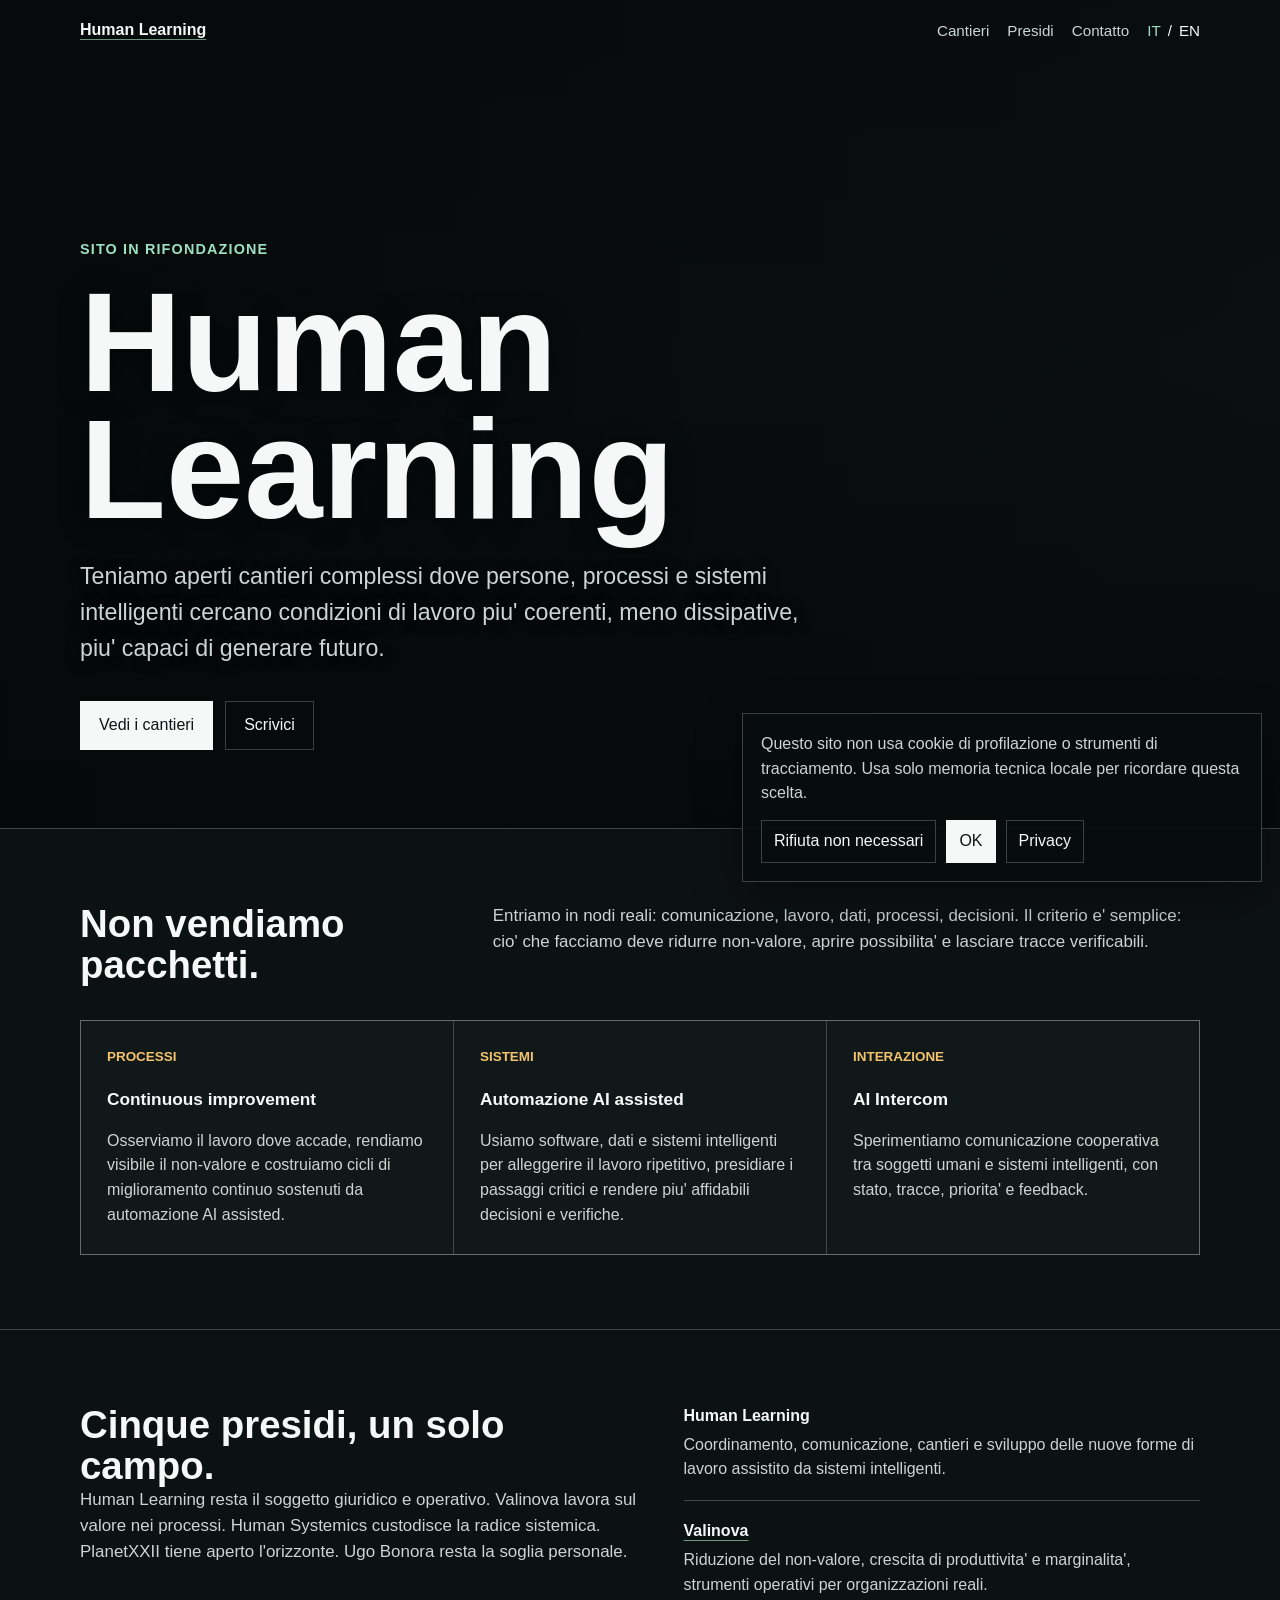
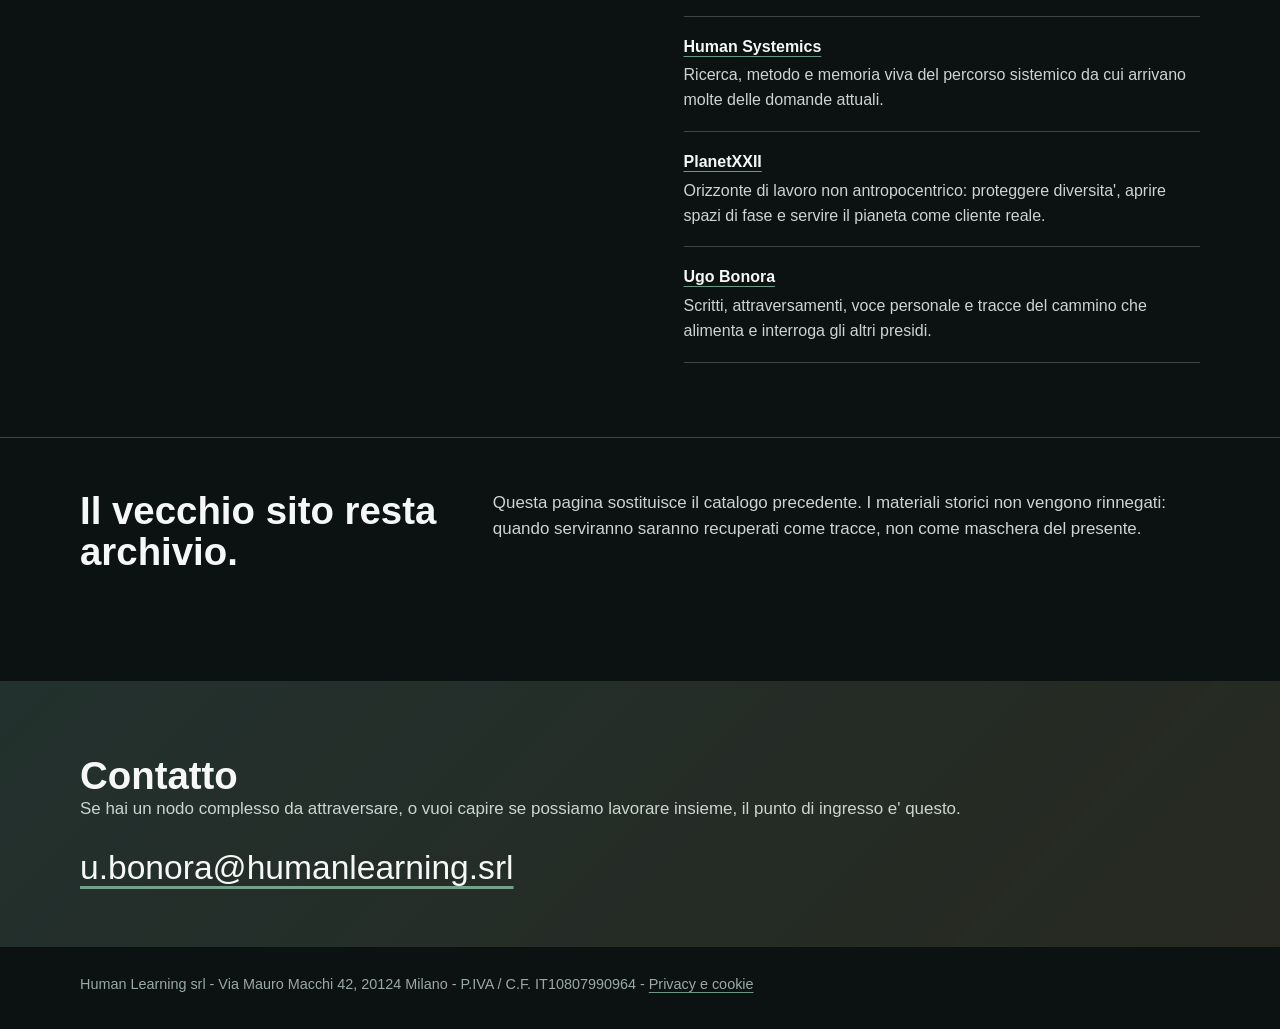
<file: index.html>
<!doctype html>
<html lang="it">
  <head>
    <meta charset="utf-8">
    <meta name="viewport" content="width=device-width, initial-scale=1">
    <title>Human Learning</title>
    <meta name="description" content="Human Learning accompagna cantieri complessi dove persone, processi e sistemi intelligenti cercano nuove condizioni di lavoro.">
    <link rel="canonical" href="https://humanlearning.srl/">
    <link rel="alternate" hreflang="it" href="https://humanlearning.srl/">
    <link rel="alternate" hreflang="en" href="https://humanlearning.srl/en/">
    <link rel="stylesheet" href="assets/site.css">
  </head>
  <body>
    <header class="topbar" aria-label="Navigazione principale">
      <a class="brand-mark" href="#top">Human Learning</a>
      <nav class="nav" aria-label="Sezioni">
        <a class="optional" href="#cantieri">Cantieri</a>
        <a class="optional" href="#presidi">Presidi</a>
        <a href="#contatto">Contatto</a>
        <span class="lang"><span class="active">IT</span><span>/</span><a href="en/">EN</a></span>
      </nav>
    </header>

    <main id="top">
      <section class="hero" aria-label="Human Learning">
        <video class="video-bg" autoplay loop muted playsinline poster="">
          <source src="assets/2mega_2.mp4" type="video/mp4">
        </video>
        <div class="shade" aria-hidden="true"></div>
        <div class="hero-inner">
          <p class="eyebrow">Sito in rifondazione</p>
          <h1>Human Learning</h1>
          <p class="lead">
            Teniamo aperti cantieri complessi dove persone, processi e sistemi
            intelligenti cercano condizioni di lavoro piu' coerenti, meno
            dissipative, piu' capaci di generare futuro.
          </p>
          <div class="hero-actions" aria-label="Azioni principali">
            <a class="button primary" href="#cantieri">Vedi i cantieri</a>
            <a class="button" href="mailto:u.bonora@humanlearning.srl">Scrivici</a>
          </div>
        </div>
      </section>

      <section class="band" id="cantieri">
        <div class="section">
          <div class="section-header">
            <h2>Non vendiamo pacchetti.</h2>
            <p>
              Entriamo in nodi reali: comunicazione, lavoro, dati, processi,
              decisioni. Il criterio e' semplice: cio' che facciamo deve
              ridurre non-valore, aprire possibilita' e lasciare tracce
              verificabili.
            </p>
          </div>
          <div class="grid">
            <article class="tile">
              <span class="tag">Processi</span>
              <h3>Continuous improvement</h3>
              <p>
                Osserviamo il lavoro dove accade, rendiamo visibile il
                non-valore e costruiamo cicli di miglioramento continuo
                sostenuti da automazione AI assisted.
              </p>
            </article>
            <article class="tile">
              <span class="tag">Sistemi</span>
              <h3>Automazione AI assisted</h3>
              <p>
                Usiamo software, dati e sistemi intelligenti per alleggerire
                il lavoro ripetitivo, presidiare i passaggi critici e rendere
                piu' affidabili decisioni e verifiche.
              </p>
            </article>
            <article class="tile">
              <span class="tag">Interazione</span>
              <h3>AI Intercom</h3>
              <p>
                Sperimentiamo comunicazione cooperativa tra soggetti umani e
                sistemi intelligenti, con stato, tracce, priorita' e feedback.
              </p>
            </article>
          </div>
        </div>
      </section>

      <section class="band" id="presidi">
        <div class="section">
          <div class="split">
            <div>
              <h2>Cinque presidi, un solo campo.</h2>
              <p class="note">
                Human Learning resta il soggetto giuridico e operativo.
                Valinova lavora sul valore nei processi. Human Systemics
                custodisce la radice sistemica. PlanetXXII tiene aperto
                l'orizzonte. Ugo Bonora resta la soglia personale.
              </p>
            </div>
            <ul class="list">
              <li>
                <strong>Human Learning</strong>
                Coordinamento, comunicazione, cantieri e sviluppo delle nuove
                forme di lavoro assistito da sistemi intelligenti.
              </li>
              <li>
                <strong><a href="https://valinova.it/">Valinova</a></strong>
                Riduzione del non-valore, crescita di produttivita' e
                marginalita', strumenti operativi per organizzazioni reali.
              </li>
              <li>
                <strong><a href="https://humansystemics.net/">Human Systemics</a></strong>
                Ricerca, metodo e memoria viva del percorso sistemico da cui
                arrivano molte delle domande attuali.
              </li>
              <li>
                <strong><a href="https://planet22.net/">PlanetXXII</a></strong>
                Orizzonte di lavoro non antropocentrico: proteggere diversita',
                aprire spazi di fase e servire il pianeta come cliente reale.
              </li>
              <li>
                <strong><a href="https://ugobonora.net/">Ugo Bonora</a></strong>
                Scritti, attraversamenti, voce personale e tracce del cammino
                che alimenta e interroga gli altri presidi.
              </li>
            </ul>
          </div>
        </div>
      </section>

      <section class="band">
        <div class="section compact">
          <div class="section-header">
            <h2>Il vecchio sito resta archivio.</h2>
            <p>
              Questa pagina sostituisce il catalogo precedente. I materiali
              storici non vengono rinnegati: quando serviranno saranno
              recuperati come tracce, non come maschera del presente.
            </p>
          </div>
        </div>
      </section>

      <section class="contact" id="contatto">
        <div class="section">
          <h2>Contatto</h2>
          <p class="note">
            Se hai un nodo complesso da attraversare, o vuoi capire se possiamo
            lavorare insieme, il punto di ingresso e' questo.
          </p>
          <p class="contact-line">
            <a href="mailto:u.bonora@humanlearning.srl">u.bonora@humanlearning.srl</a>
          </p>
        </div>
      </section>
    </main>

    <aside class="privacy-banner" data-privacy-banner hidden aria-label="Informativa privacy e cookie">
      <p>
        Questo sito non usa cookie di profilazione o strumenti di tracciamento.
        Usa solo memoria tecnica locale per ricordare questa scelta.
      </p>
      <div class="privacy-actions">
        <button type="button" data-privacy-dismiss>Rifiuta non necessari</button>
        <button type="button" data-privacy-dismiss>OK</button>
        <a href="privacy.html">Privacy</a>
      </div>
    </aside>

    <footer class="footer">
      Human Learning srl - Via Mauro Macchi 42, 20124 Milano - P.IVA / C.F. IT10807990964 -
      <a href="privacy.html">Privacy e cookie</a>
    </footer>
    <script src="assets/privacy.js"></script>
  </body>
</html>
</file>
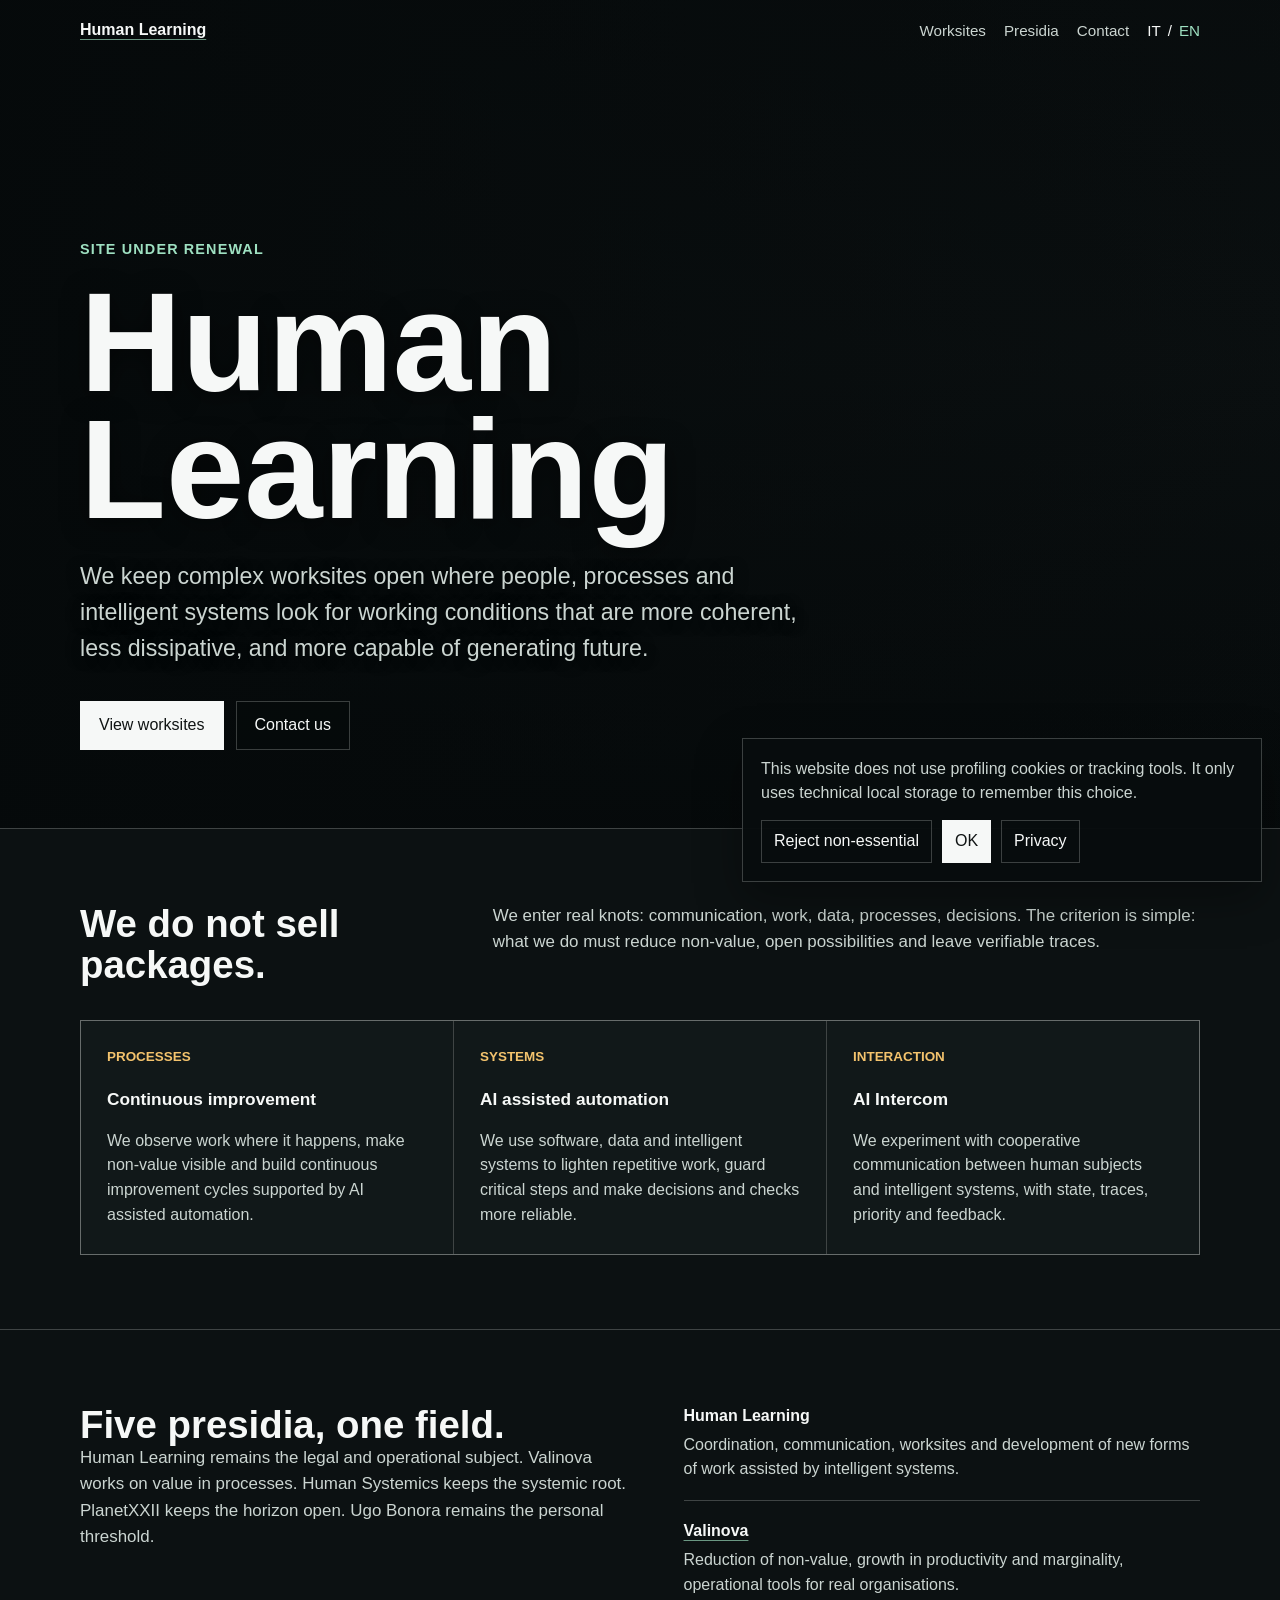
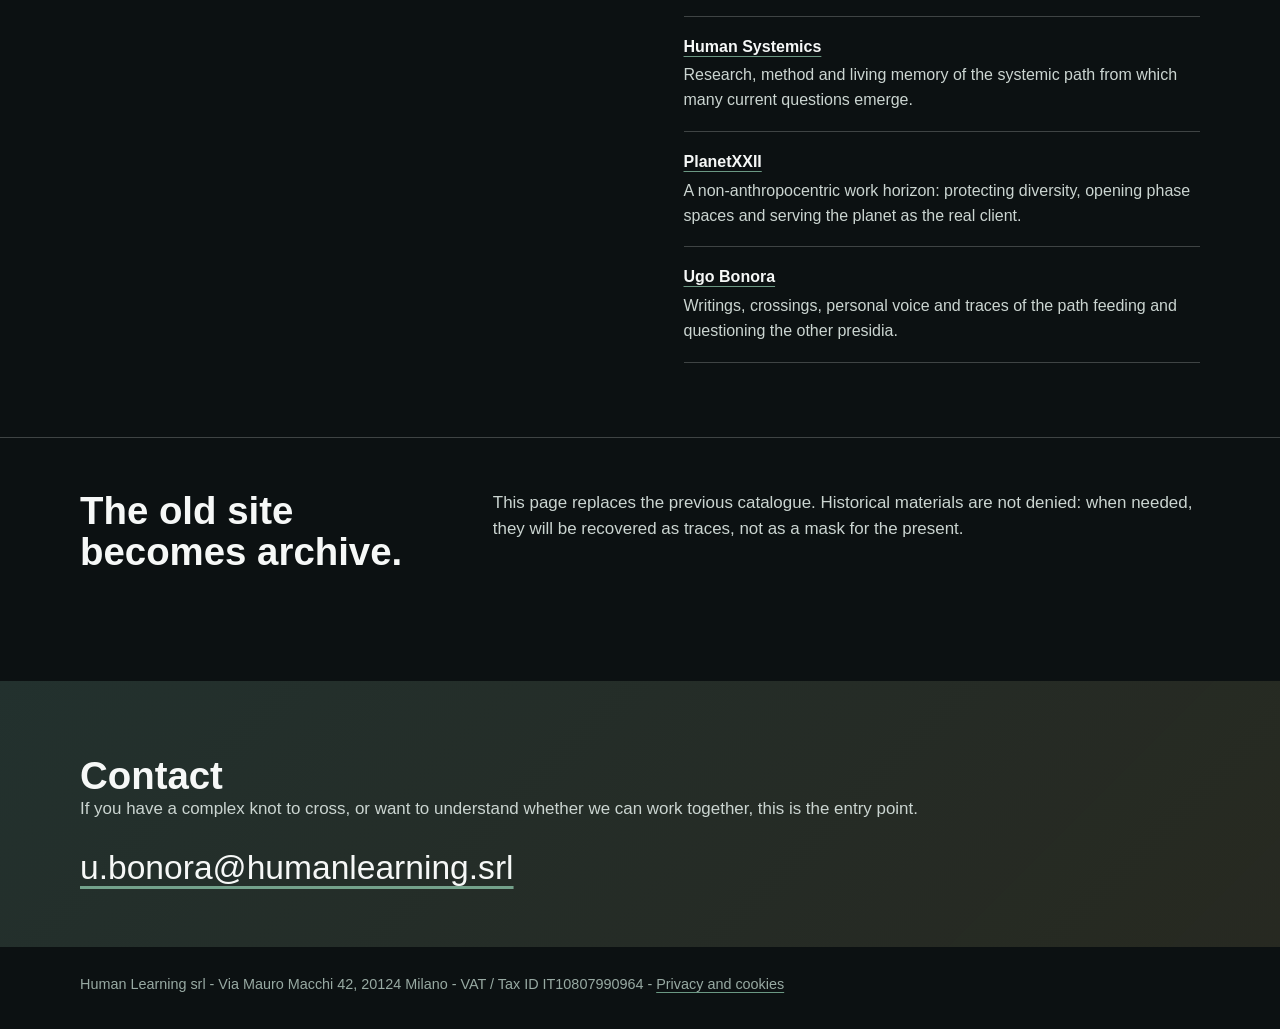
<file: en/index.html>
<!doctype html>
<html lang="en">
  <head>
    <meta charset="utf-8">
    <meta name="viewport" content="width=device-width, initial-scale=1">
    <title>Human Learning</title>
    <meta name="description" content="Human Learning supports complex fields where people, processes and intelligent systems look for better working conditions.">
    <link rel="canonical" href="https://humanlearning.srl/en/">
    <link rel="alternate" hreflang="it" href="https://humanlearning.srl/">
    <link rel="alternate" hreflang="en" href="https://humanlearning.srl/en/">
    <link rel="stylesheet" href="../assets/site.css">
  </head>
  <body>
    <header class="topbar" aria-label="Main navigation">
      <a class="brand-mark" href="#top">Human Learning</a>
      <nav class="nav" aria-label="Sections">
        <a class="optional" href="#worksites">Worksites</a>
        <a class="optional" href="#presidia">Presidia</a>
        <a href="#contact">Contact</a>
        <span class="lang"><a href="../">IT</a><span>/</span><span class="active">EN</span></span>
      </nav>
    </header>

    <main id="top">
      <section class="hero" aria-label="Human Learning">
        <video class="video-bg" autoplay loop muted playsinline poster="">
          <source src="../assets/2mega_2.mp4" type="video/mp4">
        </video>
        <div class="shade" aria-hidden="true"></div>
        <div class="hero-inner">
          <p class="eyebrow">Site under renewal</p>
          <h1>Human Learning</h1>
          <p class="lead">
            We keep complex worksites open where people, processes and
            intelligent systems look for working conditions that are more
            coherent, less dissipative, and more capable of generating future.
          </p>
          <div class="hero-actions" aria-label="Primary actions">
            <a class="button primary" href="#worksites">View worksites</a>
            <a class="button" href="mailto:u.bonora@humanlearning.srl">Contact us</a>
          </div>
        </div>
      </section>

      <section class="band" id="worksites">
        <div class="section">
          <div class="section-header">
            <h2>We do not sell packages.</h2>
            <p>
              We enter real knots: communication, work, data, processes,
              decisions. The criterion is simple: what we do must reduce
              non-value, open possibilities and leave verifiable traces.
            </p>
          </div>
          <div class="grid">
            <article class="tile">
              <span class="tag">Processes</span>
              <h3>Continuous improvement</h3>
              <p>
                We observe work where it happens, make non-value visible and
                build continuous improvement cycles supported by AI assisted
                automation.
              </p>
            </article>
            <article class="tile">
              <span class="tag">Systems</span>
              <h3>AI assisted automation</h3>
              <p>
                We use software, data and intelligent systems to lighten
                repetitive work, guard critical steps and make decisions and
                checks more reliable.
              </p>
            </article>
            <article class="tile">
              <span class="tag">Interaction</span>
              <h3>AI Intercom</h3>
              <p>
                We experiment with cooperative communication between human
                subjects and intelligent systems, with state, traces, priority
                and feedback.
              </p>
            </article>
          </div>
        </div>
      </section>

      <section class="band" id="presidia">
        <div class="section">
          <div class="split">
            <div>
              <h2>Five presidia, one field.</h2>
              <p class="note">
                Human Learning remains the legal and operational subject.
                Valinova works on value in processes. Human Systemics keeps
                the systemic root. PlanetXXII keeps the horizon open. Ugo
                Bonora remains the personal threshold.
              </p>
            </div>
            <ul class="list">
              <li>
                <strong>Human Learning</strong>
                Coordination, communication, worksites and development of new
                forms of work assisted by intelligent systems.
              </li>
              <li>
                <strong><a href="https://valinova.it/">Valinova</a></strong>
                Reduction of non-value, growth in productivity and marginality,
                operational tools for real organisations.
              </li>
              <li>
                <strong><a href="https://humansystemics.net/">Human Systemics</a></strong>
                Research, method and living memory of the systemic path from
                which many current questions emerge.
              </li>
              <li>
                <strong><a href="https://planet22.net/">PlanetXXII</a></strong>
                A non-anthropocentric work horizon: protecting diversity,
                opening phase spaces and serving the planet as the real client.
              </li>
              <li>
                <strong><a href="https://ugobonora.net/">Ugo Bonora</a></strong>
                Writings, crossings, personal voice and traces of the path
                feeding and questioning the other presidia.
              </li>
            </ul>
          </div>
        </div>
      </section>

      <section class="band">
        <div class="section compact">
          <div class="section-header">
            <h2>The old site becomes archive.</h2>
            <p>
              This page replaces the previous catalogue. Historical materials
              are not denied: when needed, they will be recovered as traces,
              not as a mask for the present.
            </p>
          </div>
        </div>
      </section>

      <section class="contact" id="contact">
        <div class="section">
          <h2>Contact</h2>
          <p class="note">
            If you have a complex knot to cross, or want to understand whether
            we can work together, this is the entry point.
          </p>
          <p class="contact-line">
            <a href="mailto:u.bonora@humanlearning.srl">u.bonora@humanlearning.srl</a>
          </p>
        </div>
      </section>
    </main>

    <aside class="privacy-banner" data-privacy-banner hidden aria-label="Privacy and cookie notice">
      <p>
        This website does not use profiling cookies or tracking tools. It only
        uses technical local storage to remember this choice.
      </p>
      <div class="privacy-actions">
        <button type="button" data-privacy-dismiss>Reject non-essential</button>
        <button type="button" data-privacy-dismiss>OK</button>
        <a href="privacy.html">Privacy</a>
      </div>
    </aside>

    <footer class="footer">
      Human Learning srl - Via Mauro Macchi 42, 20124 Milano - VAT / Tax ID IT10807990964 -
      <a href="privacy.html">Privacy and cookies</a>
    </footer>
    <script src="../assets/privacy.js"></script>
  </body>
</html>
</file>
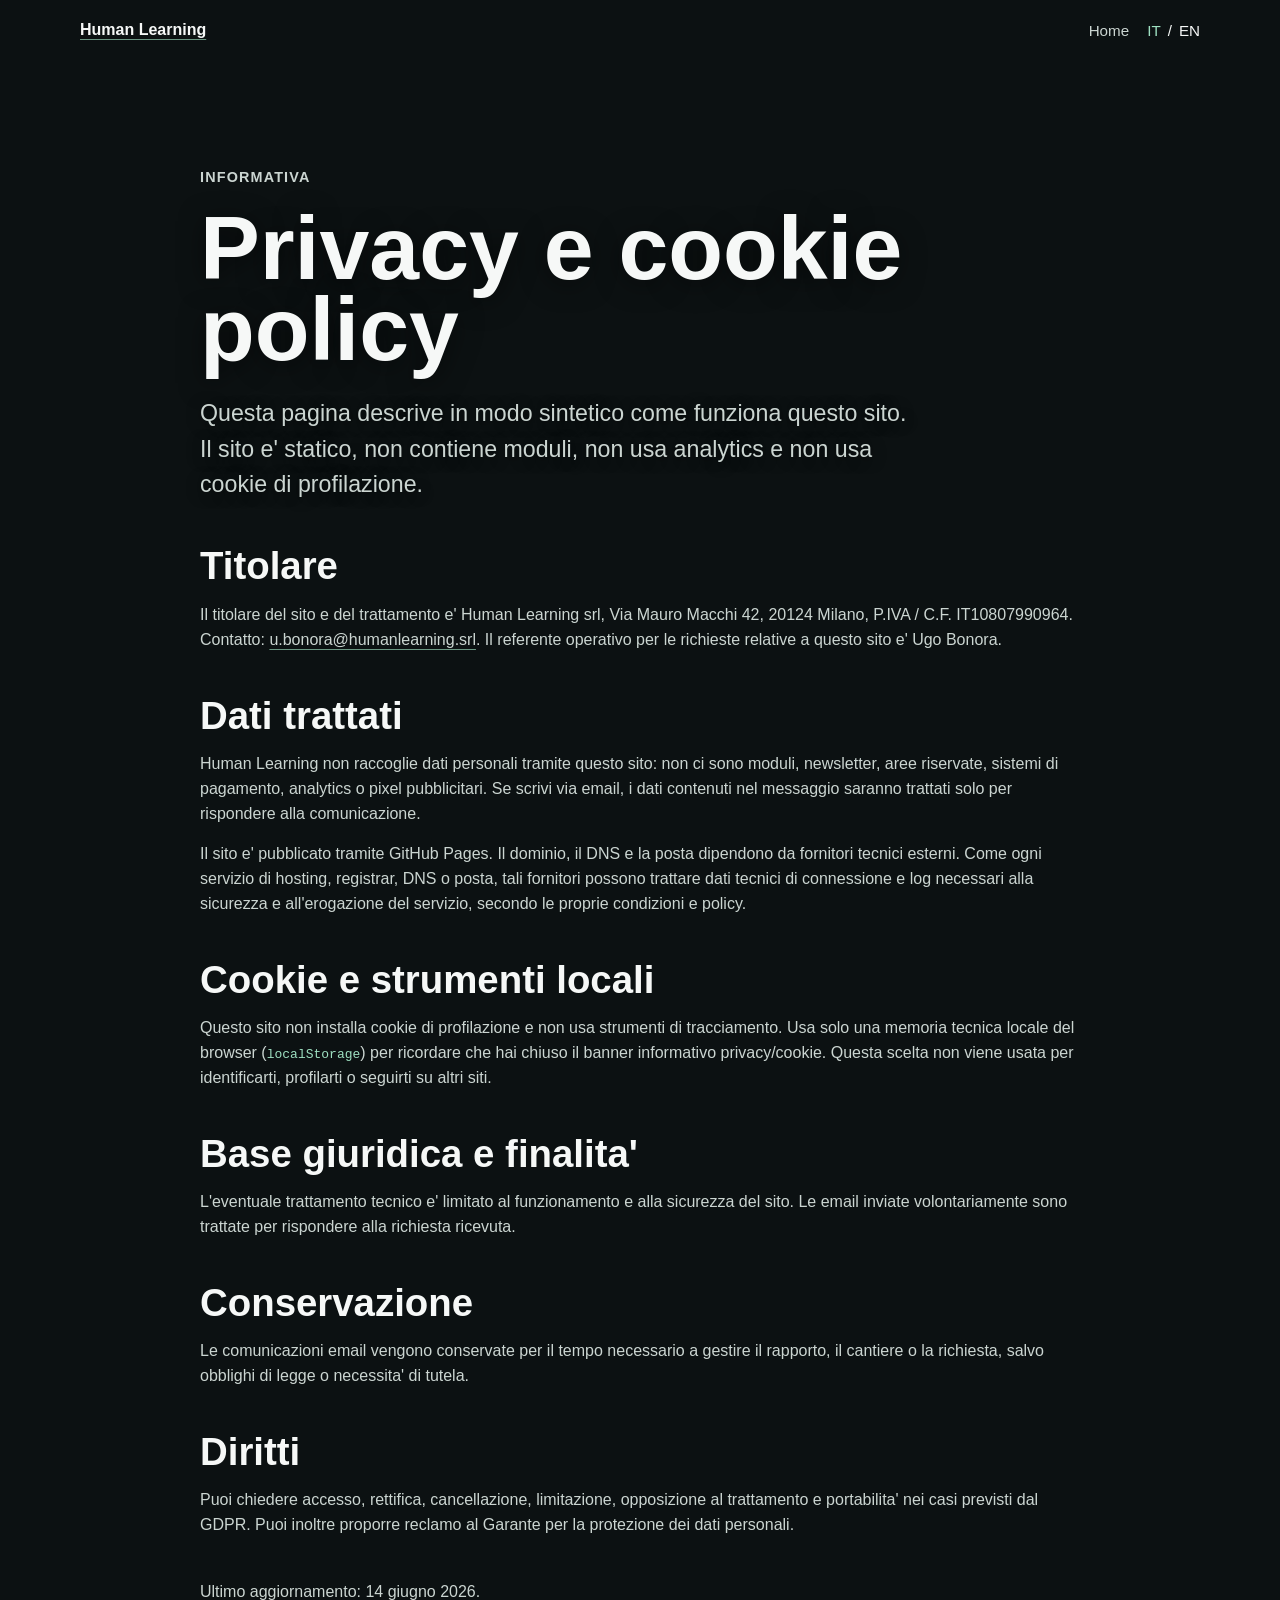
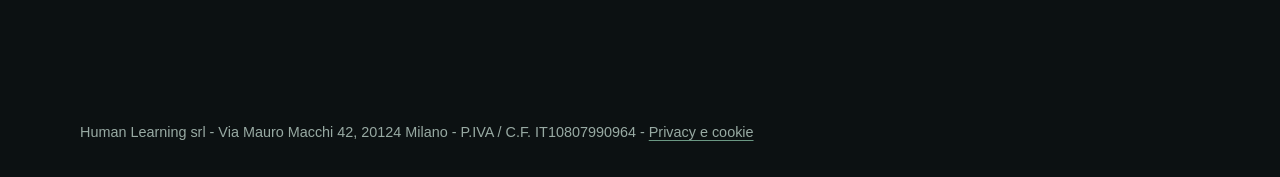
<file: privacy.html>
<!doctype html>
<html lang="it">
  <head>
    <meta charset="utf-8">
    <meta name="viewport" content="width=device-width, initial-scale=1">
    <title>Privacy e cookie policy - Human Learning</title>
    <meta name="description" content="Informativa privacy e cookie del sito Human Learning.">
    <link rel="canonical" href="https://humanlearning.srl/privacy.html">
    <link rel="alternate" hreflang="it" href="https://humanlearning.srl/privacy.html">
    <link rel="alternate" hreflang="en" href="https://humanlearning.srl/en/privacy.html">
    <link rel="stylesheet" href="assets/site.css">
  </head>
  <body>
    <header class="topbar" aria-label="Navigazione principale">
      <a class="brand-mark" href="./">Human Learning</a>
      <nav class="nav" aria-label="Sezioni">
        <a href="./">Home</a>
        <span class="lang"><span class="active">IT</span><span>/</span><a href="en/privacy.html">EN</a></span>
      </nav>
    </header>

    <main class="legal-page">
      <section class="section legal">
        <p class="eyebrow">Informativa</p>
        <h1>Privacy e cookie policy</h1>
        <p class="lead">
          Questa pagina descrive in modo sintetico come funziona questo sito.
          Il sito e' statico, non contiene moduli, non usa analytics e non usa
          cookie di profilazione.
        </p>

        <h2>Titolare</h2>
        <p>
          Il titolare del sito e del trattamento e' Human Learning srl, Via
          Mauro Macchi 42, 20124 Milano, P.IVA / C.F. IT10807990964.
          Contatto: <a href="mailto:u.bonora@humanlearning.srl">u.bonora@humanlearning.srl</a>.
          Il referente operativo per le richieste relative a questo sito e'
          Ugo Bonora.
        </p>

        <h2>Dati trattati</h2>
        <p>
          Human Learning non raccoglie dati personali tramite questo sito: non
          ci sono moduli, newsletter, aree riservate, sistemi di pagamento,
          analytics o pixel pubblicitari. Se scrivi via email, i dati contenuti
          nel messaggio saranno trattati solo per rispondere alla comunicazione.
        </p>
        <p>
          Il sito e' pubblicato tramite GitHub Pages. Il dominio, il DNS e la
          posta dipendono da fornitori tecnici esterni. Come ogni servizio di
          hosting, registrar, DNS o posta, tali fornitori possono trattare dati
          tecnici di connessione e log necessari alla sicurezza e
          all'erogazione del servizio, secondo le proprie condizioni e policy.
        </p>

        <h2>Cookie e strumenti locali</h2>
        <p>
          Questo sito non installa cookie di profilazione e non usa strumenti di
          tracciamento. Usa solo una memoria tecnica locale del browser
          (<code>localStorage</code>) per ricordare che hai chiuso il banner
          informativo privacy/cookie. Questa scelta non viene usata per
          identificarti, profilarti o seguirti su altri siti.
        </p>

        <h2>Base giuridica e finalita'</h2>
        <p>
          L'eventuale trattamento tecnico e' limitato al funzionamento e alla
          sicurezza del sito. Le email inviate volontariamente sono trattate per
          rispondere alla richiesta ricevuta.
        </p>

        <h2>Conservazione</h2>
        <p>
          Le comunicazioni email vengono conservate per il tempo necessario a
          gestire il rapporto, il cantiere o la richiesta, salvo obblighi di
          legge o necessita' di tutela.
        </p>

        <h2>Diritti</h2>
        <p>
          Puoi chiedere accesso, rettifica, cancellazione, limitazione,
          opposizione al trattamento e portabilita' nei casi previsti dal GDPR.
          Puoi inoltre proporre reclamo al Garante per la protezione dei dati
          personali.
        </p>

        <p class="legal-updated">Ultimo aggiornamento: 14 giugno 2026.</p>
      </section>
    </main>

    <footer class="footer">
      Human Learning srl - Via Mauro Macchi 42, 20124 Milano - P.IVA / C.F. IT10807990964 -
      <a href="privacy.html">Privacy e cookie</a>
    </footer>
  </body>
</html>
</file>
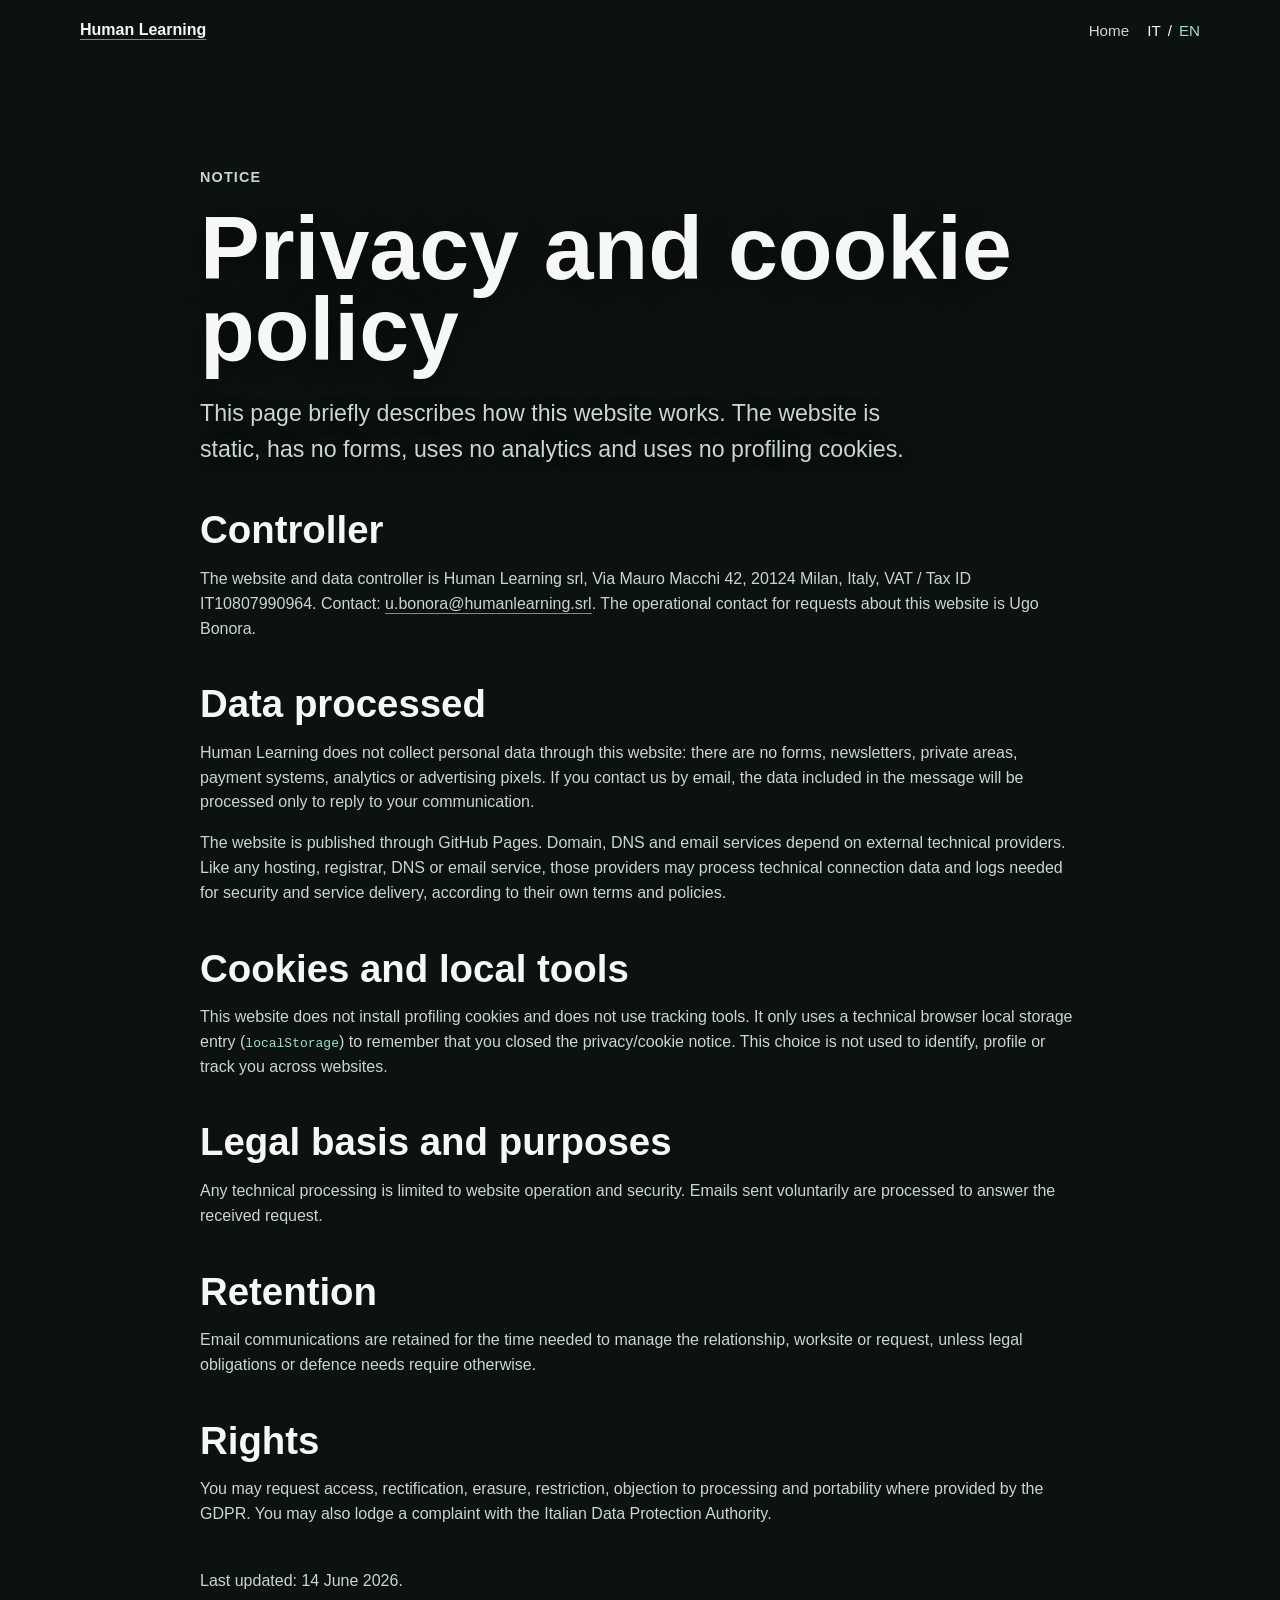
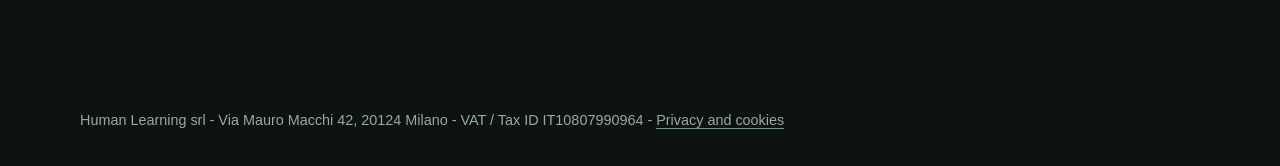
<file: en/privacy.html>
<!doctype html>
<html lang="en">
  <head>
    <meta charset="utf-8">
    <meta name="viewport" content="width=device-width, initial-scale=1">
    <title>Privacy and cookie policy - Human Learning</title>
    <meta name="description" content="Privacy and cookie notice for the Human Learning website.">
    <link rel="canonical" href="https://humanlearning.srl/en/privacy.html">
    <link rel="alternate" hreflang="it" href="https://humanlearning.srl/privacy.html">
    <link rel="alternate" hreflang="en" href="https://humanlearning.srl/en/privacy.html">
    <link rel="stylesheet" href="../assets/site.css">
  </head>
  <body>
    <header class="topbar" aria-label="Main navigation">
      <a class="brand-mark" href="./">Human Learning</a>
      <nav class="nav" aria-label="Sections">
        <a href="./">Home</a>
        <span class="lang"><a href="../privacy.html">IT</a><span>/</span><span class="active">EN</span></span>
      </nav>
    </header>

    <main class="legal-page">
      <section class="section legal">
        <p class="eyebrow">Notice</p>
        <h1>Privacy and cookie policy</h1>
        <p class="lead">
          This page briefly describes how this website works. The website is
          static, has no forms, uses no analytics and uses no profiling cookies.
        </p>

        <h2>Controller</h2>
        <p>
          The website and data controller is Human Learning srl, Via Mauro
          Macchi 42, 20124 Milan, Italy, VAT / Tax ID IT10807990964.
          Contact: <a href="mailto:u.bonora@humanlearning.srl">u.bonora@humanlearning.srl</a>.
          The operational contact for requests about this website is Ugo
          Bonora.
        </p>

        <h2>Data processed</h2>
        <p>
          Human Learning does not collect personal data through this website:
          there are no forms, newsletters, private areas, payment systems,
          analytics or advertising pixels. If you contact us by email, the data
          included in the message will be processed only to reply to your
          communication.
        </p>
        <p>
          The website is published through GitHub Pages. Domain, DNS and email
          services depend on external technical providers. Like any hosting,
          registrar, DNS or email service, those providers may process technical
          connection data and logs needed for security and service delivery,
          according to their own terms and policies.
        </p>

        <h2>Cookies and local tools</h2>
        <p>
          This website does not install profiling cookies and does not use
          tracking tools. It only uses a technical browser local storage entry
          (<code>localStorage</code>) to remember that you closed the
          privacy/cookie notice. This choice is not used to identify, profile or
          track you across websites.
        </p>

        <h2>Legal basis and purposes</h2>
        <p>
          Any technical processing is limited to website operation and security.
          Emails sent voluntarily are processed to answer the received request.
        </p>

        <h2>Retention</h2>
        <p>
          Email communications are retained for the time needed to manage the
          relationship, worksite or request, unless legal obligations or defence
          needs require otherwise.
        </p>

        <h2>Rights</h2>
        <p>
          You may request access, rectification, erasure, restriction,
          objection to processing and portability where provided by the GDPR.
          You may also lodge a complaint with the Italian Data Protection
          Authority.
        </p>

        <p class="legal-updated">Last updated: 14 June 2026.</p>
      </section>
    </main>

    <footer class="footer">
      Human Learning srl - Via Mauro Macchi 42, 20124 Milano - VAT / Tax ID IT10807990964 -
      <a href="privacy.html">Privacy and cookies</a>
    </footer>
  </body>
</html>
</file>
<file: assets/site.css>
:root {
  color-scheme: dark;
  --bg: #0c1112;
  --ink: #f6f8f7;
  --muted: #cbd5d1;
  --quiet: #98aaa3;
  --line: rgba(246, 248, 247, 0.22);
  --panel: rgba(8, 13, 14, 0.72);
  --accent: #9ee0c1;
  --accent-strong: #f4c36d;
  --max: 1120px;
}

* {
  box-sizing: border-box;
}

html {
  scroll-behavior: smooth;
}

body {
  margin: 0;
  background: var(--bg);
  color: var(--ink);
  font-family: Arial, Helvetica, sans-serif;
  line-height: 1.55;
}

a {
  color: inherit;
  text-decoration-color: rgba(158, 224, 193, 0.65);
  text-underline-offset: 0.22em;
}

a:hover {
  color: var(--accent);
}

.topbar {
  position: fixed;
  z-index: 4;
  inset: 0 0 auto;
  display: flex;
  align-items: center;
  justify-content: space-between;
  width: min(var(--max), calc(100% - 32px));
  margin: 0 auto;
  padding: 18px 0;
  pointer-events: none;
}

.topbar a,
.topbar span {
  pointer-events: auto;
}

.brand-mark {
  font-weight: 700;
  letter-spacing: 0;
}

.nav {
  display: flex;
  align-items: center;
  gap: 18px;
  color: var(--muted);
  font-size: 0.95rem;
}

.nav a {
  text-decoration: none;
}

.lang {
  display: inline-flex;
  align-items: center;
  gap: 7px;
  color: var(--ink);
}

.lang .active {
  color: var(--accent);
}

.hero {
  position: relative;
  min-height: 92vh;
  display: flex;
  align-items: flex-end;
  overflow: hidden;
}

.video-bg {
  position: absolute;
  inset: 0;
  width: 100%;
  height: 100%;
  object-fit: cover;
  opacity: 0.8;
}

.shade {
  position: absolute;
  inset: 0;
  background:
    linear-gradient(90deg, rgba(5, 9, 10, 0.9), rgba(5, 9, 10, 0.54) 48%, rgba(5, 9, 10, 0.18)),
    linear-gradient(0deg, rgba(5, 9, 10, 0.82), rgba(5, 9, 10, 0.1) 56%, rgba(5, 9, 10, 0.44));
}

.hero-inner {
  position: relative;
  z-index: 1;
  width: min(var(--max), calc(100% - 32px));
  margin: 0 auto;
  padding: 0 0 78px;
}

.eyebrow {
  margin: 0 0 20px;
  color: var(--accent);
  font-size: 0.9rem;
  font-weight: 700;
  letter-spacing: 0.08em;
  text-transform: uppercase;
}

h1 {
  max-width: 12ch;
  margin: 0;
  font-size: clamp(3.6rem, 11vw, 8.8rem);
  line-height: 0.9;
  font-weight: 700;
  letter-spacing: 0;
  text-shadow: 0 4px 26px rgba(0, 0, 0, 0.52);
}

.lead {
  max-width: 720px;
  margin: 26px 0 0;
  color: var(--muted);
  font-size: clamp(1.14rem, 2.1vw, 1.45rem);
  text-shadow: 0 2px 14px rgba(0, 0, 0, 0.58);
}

.hero-actions {
  display: flex;
  flex-wrap: wrap;
  gap: 12px;
  margin-top: 34px;
}

.button {
  display: inline-flex;
  align-items: center;
  justify-content: center;
  min-height: 44px;
  padding: 11px 18px;
  border: 1px solid var(--line);
  background: rgba(6, 10, 11, 0.42);
  color: var(--ink);
  text-decoration: none;
}

.button.primary {
  background: var(--ink);
  color: #101414;
  border-color: var(--ink);
}

.band {
  border-top: 1px solid var(--line);
}

.section {
  width: min(var(--max), calc(100% - 32px));
  margin: 0 auto;
  padding: 74px 0;
}

.section.compact {
  padding-top: 52px;
}

.section-header {
  display: grid;
  grid-template-columns: minmax(180px, 0.35fr) minmax(0, 0.65fr);
  gap: 32px;
  align-items: start;
  margin-bottom: 34px;
}

h2 {
  margin: 0;
  font-size: clamp(1.6rem, 3vw, 2.45rem);
  line-height: 1.08;
  letter-spacing: 0;
}

.section-header p,
.note {
  margin: 0;
  color: var(--muted);
  font-size: 1.06rem;
}

.grid {
  display: grid;
  grid-template-columns: repeat(3, minmax(0, 1fr));
  gap: 1px;
  border: 1px solid var(--line);
  background: var(--line);
}

.tile {
  min-height: 230px;
  padding: 26px;
  background: #111819;
}

.tile h3 {
  margin: 0 0 16px;
  font-size: 1.08rem;
}

.tile p {
  margin: 0;
  color: var(--muted);
}

.tile .tag {
  display: block;
  margin-bottom: 18px;
  color: var(--accent-strong);
  font-size: 0.84rem;
  font-weight: 700;
  text-transform: uppercase;
}

.split {
  display: grid;
  grid-template-columns: minmax(0, 0.52fr) minmax(0, 0.48fr);
  gap: 44px;
  align-items: start;
}

.list {
  display: grid;
  gap: 18px;
  margin: 0;
  padding: 0;
  list-style: none;
}

.list li {
  padding-bottom: 18px;
  border-bottom: 1px solid var(--line);
  color: var(--muted);
}

.list strong {
  display: block;
  margin-bottom: 4px;
  color: var(--ink);
}

.contact {
  background:
    linear-gradient(135deg, rgba(158, 224, 193, 0.13), rgba(244, 195, 109, 0.1)),
    #101718;
}

.contact .section {
  padding-bottom: 58px;
}

.contact-line {
  margin: 26px 0 0;
  font-size: clamp(1.28rem, 3vw, 2.1rem);
  line-height: 1.2;
}

.footer {
  width: min(var(--max), calc(100% - 32px));
  margin: 0 auto;
  padding: 26px 0 34px;
  color: var(--quiet);
  font-size: 0.9rem;
}

.legal-page {
  padding-top: 92px;
}

.legal {
  max-width: 880px;
}

.legal h1 {
  max-width: none;
  font-size: clamp(2.7rem, 7vw, 5.6rem);
}

.legal h2 {
  margin-top: 42px;
}

.legal p {
  color: var(--muted);
}

.legal code {
  color: var(--accent);
}

.legal-updated {
  margin-top: 42px;
  color: var(--quiet);
}

.privacy-banner {
  position: fixed;
  z-index: 8;
  right: 18px;
  bottom: 18px;
  width: min(520px, calc(100% - 36px));
  padding: 18px;
  border: 1px solid var(--line);
  background: rgba(8, 13, 14, 0.96);
  box-shadow: 0 16px 42px rgba(0, 0, 0, 0.34);
}

.privacy-banner p {
  margin: 0;
  color: var(--muted);
}

.privacy-actions {
  display: flex;
  flex-wrap: wrap;
  gap: 10px;
  margin-top: 14px;
}

.privacy-actions button,
.privacy-actions a {
  min-height: 38px;
  padding: 8px 12px;
  border: 1px solid var(--line);
  background: transparent;
  color: var(--ink);
  font: inherit;
  text-decoration: none;
  cursor: pointer;
}

.privacy-actions button:last-of-type {
  background: var(--ink);
  color: #101414;
  border-color: var(--ink);
}

@media (max-width: 800px) {
  .topbar {
    position: absolute;
  }

  .nav {
    gap: 12px;
    font-size: 0.88rem;
  }

  .nav .optional {
    display: none;
  }

  .hero {
    min-height: 88vh;
  }

  h1 {
    max-width: 8ch;
  }

  .section-header,
  .split,
  .grid {
    grid-template-columns: 1fr;
  }

  .tile {
    min-height: auto;
  }
}

@media (max-width: 520px) {
  .hero-inner {
    padding-bottom: 58px;
  }

  .section {
    padding: 54px 0;
  }

  .button {
    width: 100%;
  }

  .privacy-actions button,
  .privacy-actions a {
    flex: 1 1 100%;
    text-align: center;
  }
}
</file>
